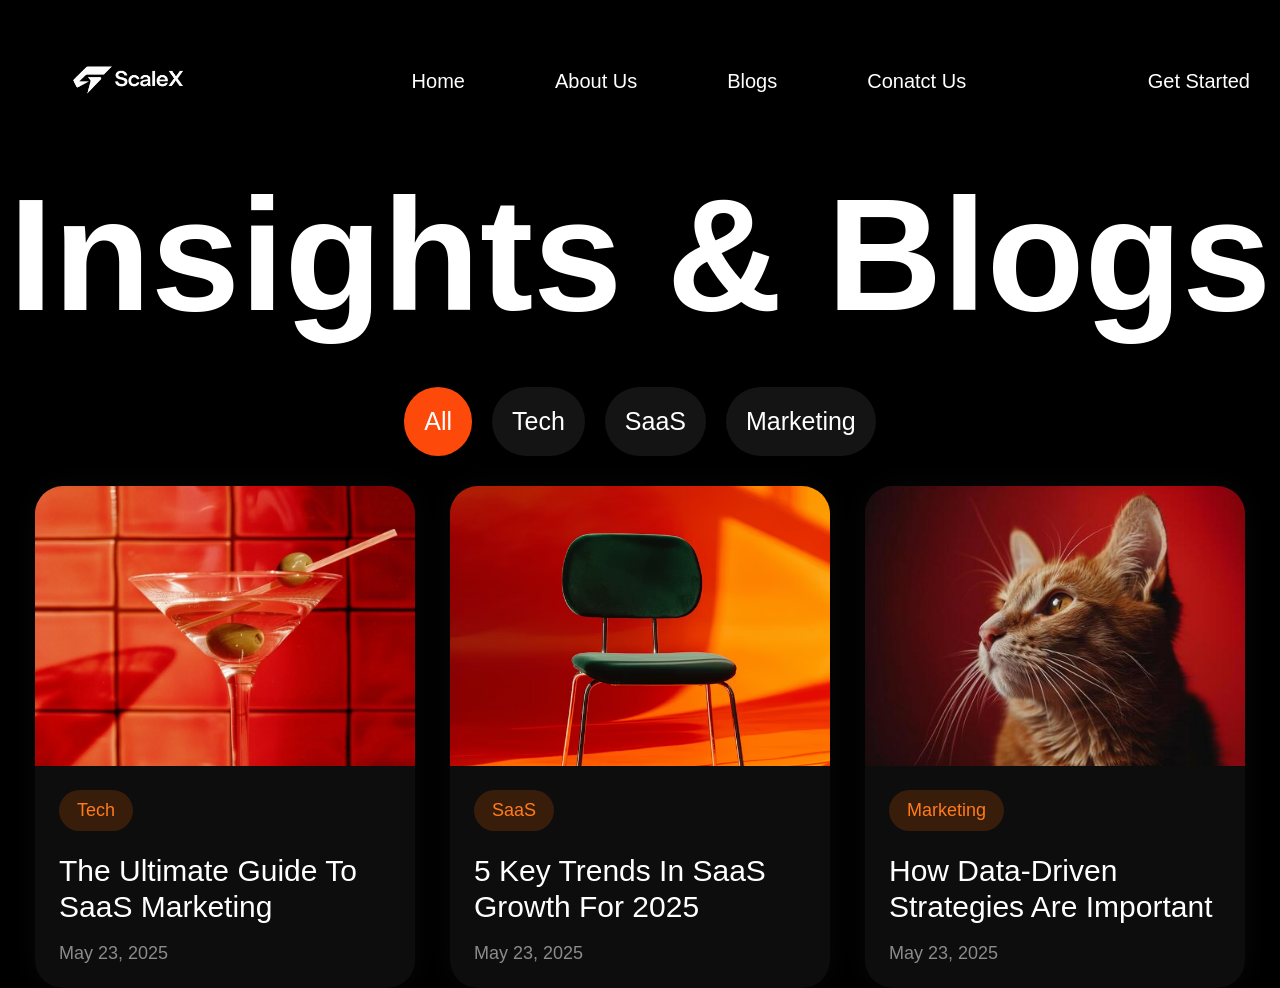
<file: design1/index.html>
<!DOCTYPE html>
<html lang="en">
<head>
    <meta charset="UTF-8">
    <meta name="viewport" content="width=device-width, initial-scale=1.0">
    <title>Document</title>
    <link rel="stylesheet" href="style.css">
</head>
<body>

    <nav>
      <img class="logo" src="/design1/logo.png" alt="logo">
       <div class="items">
          <ul>
            <li>Home</li>
            <li>About Us</li>
            <li>Blogs</li>
            <li>Conatct Us</li>
          </ul>
       </div>
       <div>Get Started</div>
    </nav>

    <h1>Insights & Blogs</h1>

    <div class="tabs">
        <div class="tab active">All</div>
        <div class="tab">Tech</div>
        <div class="tab">SaaS</div>
        <div class="tab">Marketing</div>
    </div>

    <div class="cards">
        <div class="card">
            <img src="/design1/martini1.png" alt="martini">
            <div class="card-content">
            <span class="tag">Tech</span>
            <h3>
                The Ultimate Guide To <br>
                SaaS Marketing
            </h3>
            <p>May 23, 2025</p>
            </div>
        </div>

        <div class="card">
            <img src="/design1/chair.avif" alt="chair">
            <div class="card-content">
                <span class="tag">SaaS</span>
                <h3>
                    5 Key Trends In SaaS <br>
                    Growth For 2025
                </h3>
                <p>May 23, 2025</p>
            </div>
        </div>

        <div class="card">
            <img src="/design1/cat.png" alt="cat">
            <div class="card-content">
                <span class="tag">Marketing</span>
                <h3>
                    How Data-Driven  <br>
                    Strategies Are Important
                </h3>
                <p>May 23, 2025</p>
            </div>
        </div>
    </div>
    
</body>
</html>
</file>
<file: design1/style.css>
*{
    margin: 0;
    padding: 0;
    box-sizing: border-box;
}
html,
body{
    height: 100%;
    width: 100%;
    background-color: black;
    color: white;
    font-family: 'Inter', sans-serif;
}

nav{
    display: flex;
    justify-content: space-between;
    align-items: center;
    padding: 15px 30px ;
    font-size: 20px;
}

ul{
    display: flex;
    justify-content: space-around;
    list-style: none;
    gap: 90px;
    font-size: 20px;

}

.logo{
    width: 200px;
    height: auto;
 
}

h1{
    margin: 0;
    font-size: 160px;
    display: flex;
    justify-content: center;
}

.tabs{
    display: flex;
    justify-content: center;
    align-items: center;
    gap: 20px;
    margin-top: 40px;
}

.tab{
    background: #141414;
    padding: 20px;
    border-radius:999px;
    border: none;
    font-size: 25px;
    font-weight: 500;
    cursor: pointer;
    transition: 0.3s ease;
}

.active{
    background-color: #FD4909;
}

.cards{
    display: flex;
    justify-content: space-evenly;
    align-items: center;
    margin-top: 30px;

}

.card{
    width: 380px;
    background: #0d0d0d;
    border-radius: 28px;
    overflow: hidden;
    transition: 0.3s ease;
    box-shadow: 0 0 30px rgba(255, 255, 255, 0.03);
}

.card:hover {
    transform: translateY(-10px);
}

.card img {
    width: 100%;
    height: 280px;
    object-fit: cover;
    display: block;
}

.card-content {
    padding: 24px;
}

.tag {
    background: rgba(255, 102, 0, 0.18);
    color: #ff7b1c;
    padding: 10px 18px;
    border-radius: 999px;
    font-size: 18px;
    display: inline-block;
    margin-bottom: 22px;
}

.card h3 {
    color: white;
    font-size: 30px;
    line-height: 1.2;
    font-weight: 500;
    margin-bottom: 18px;
}

.card p {
    color: #8b8b8b;
    font-size: 18px;
}
</file>
